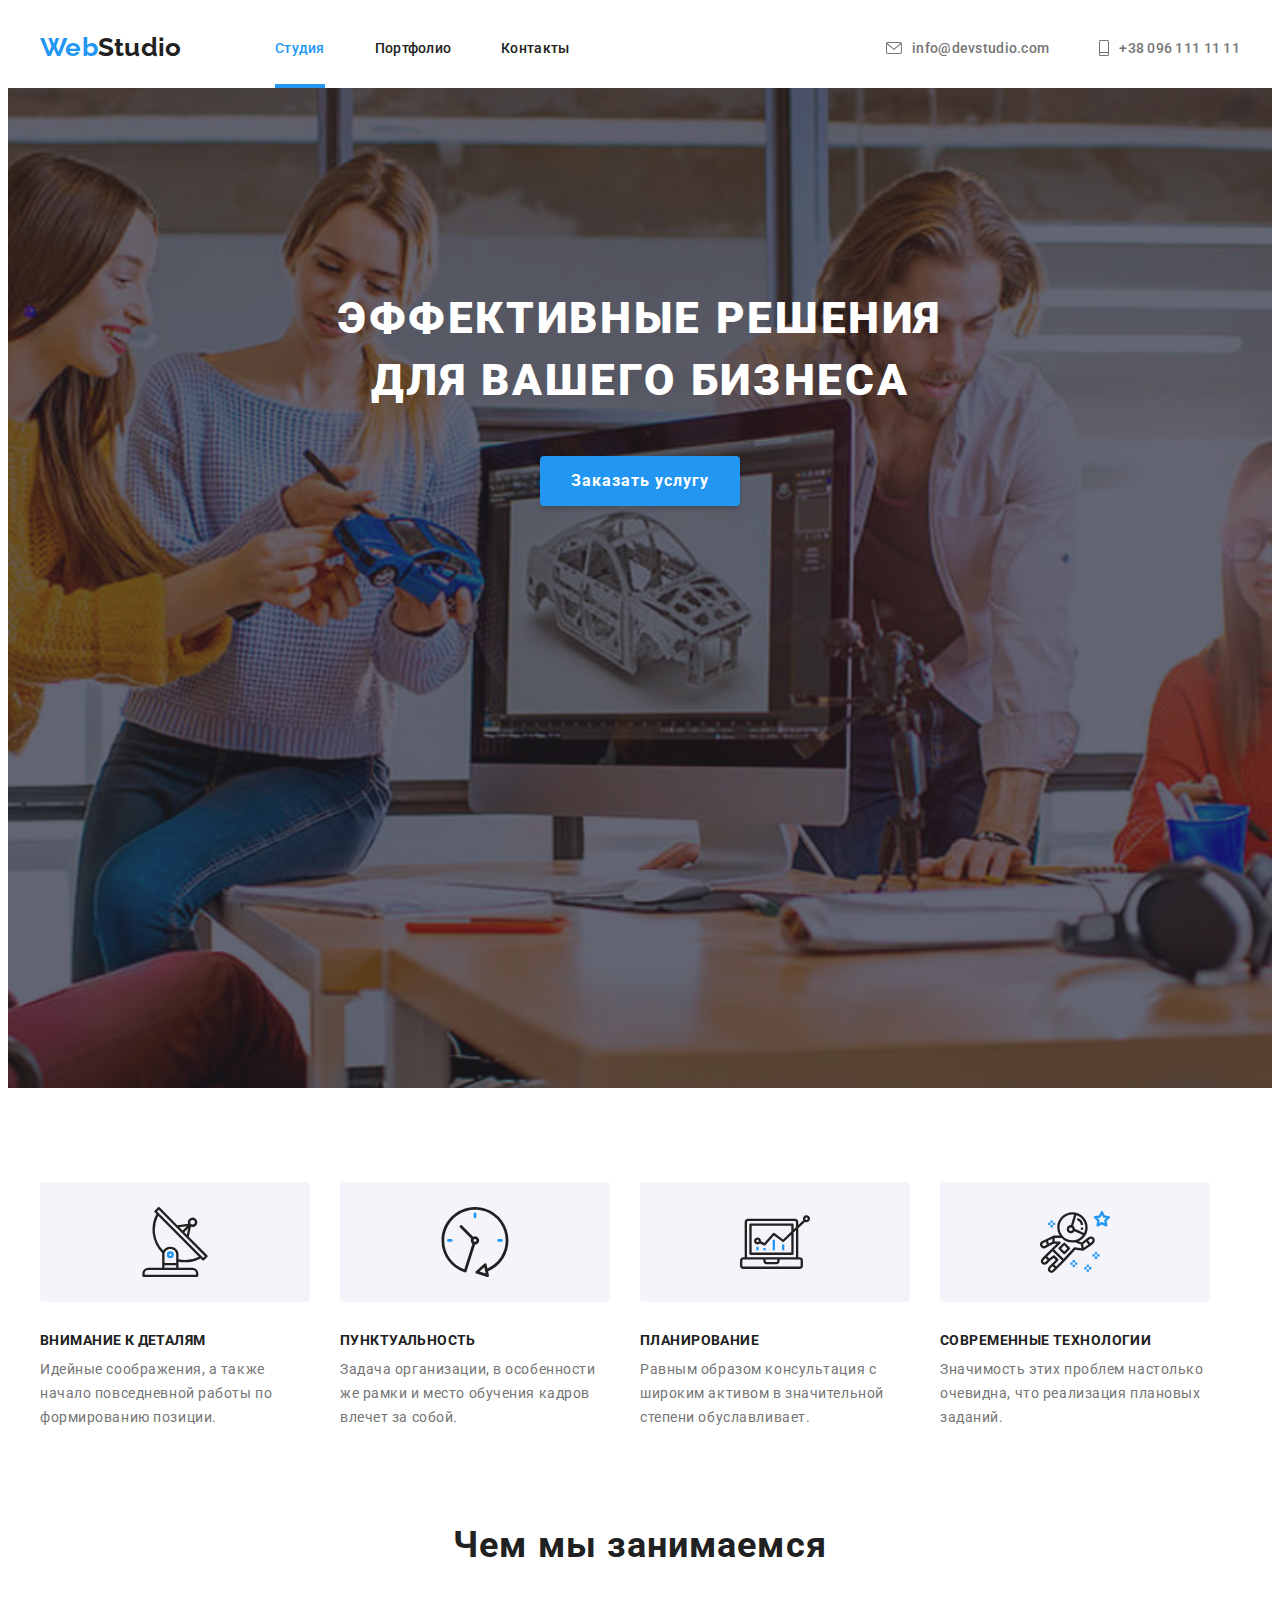
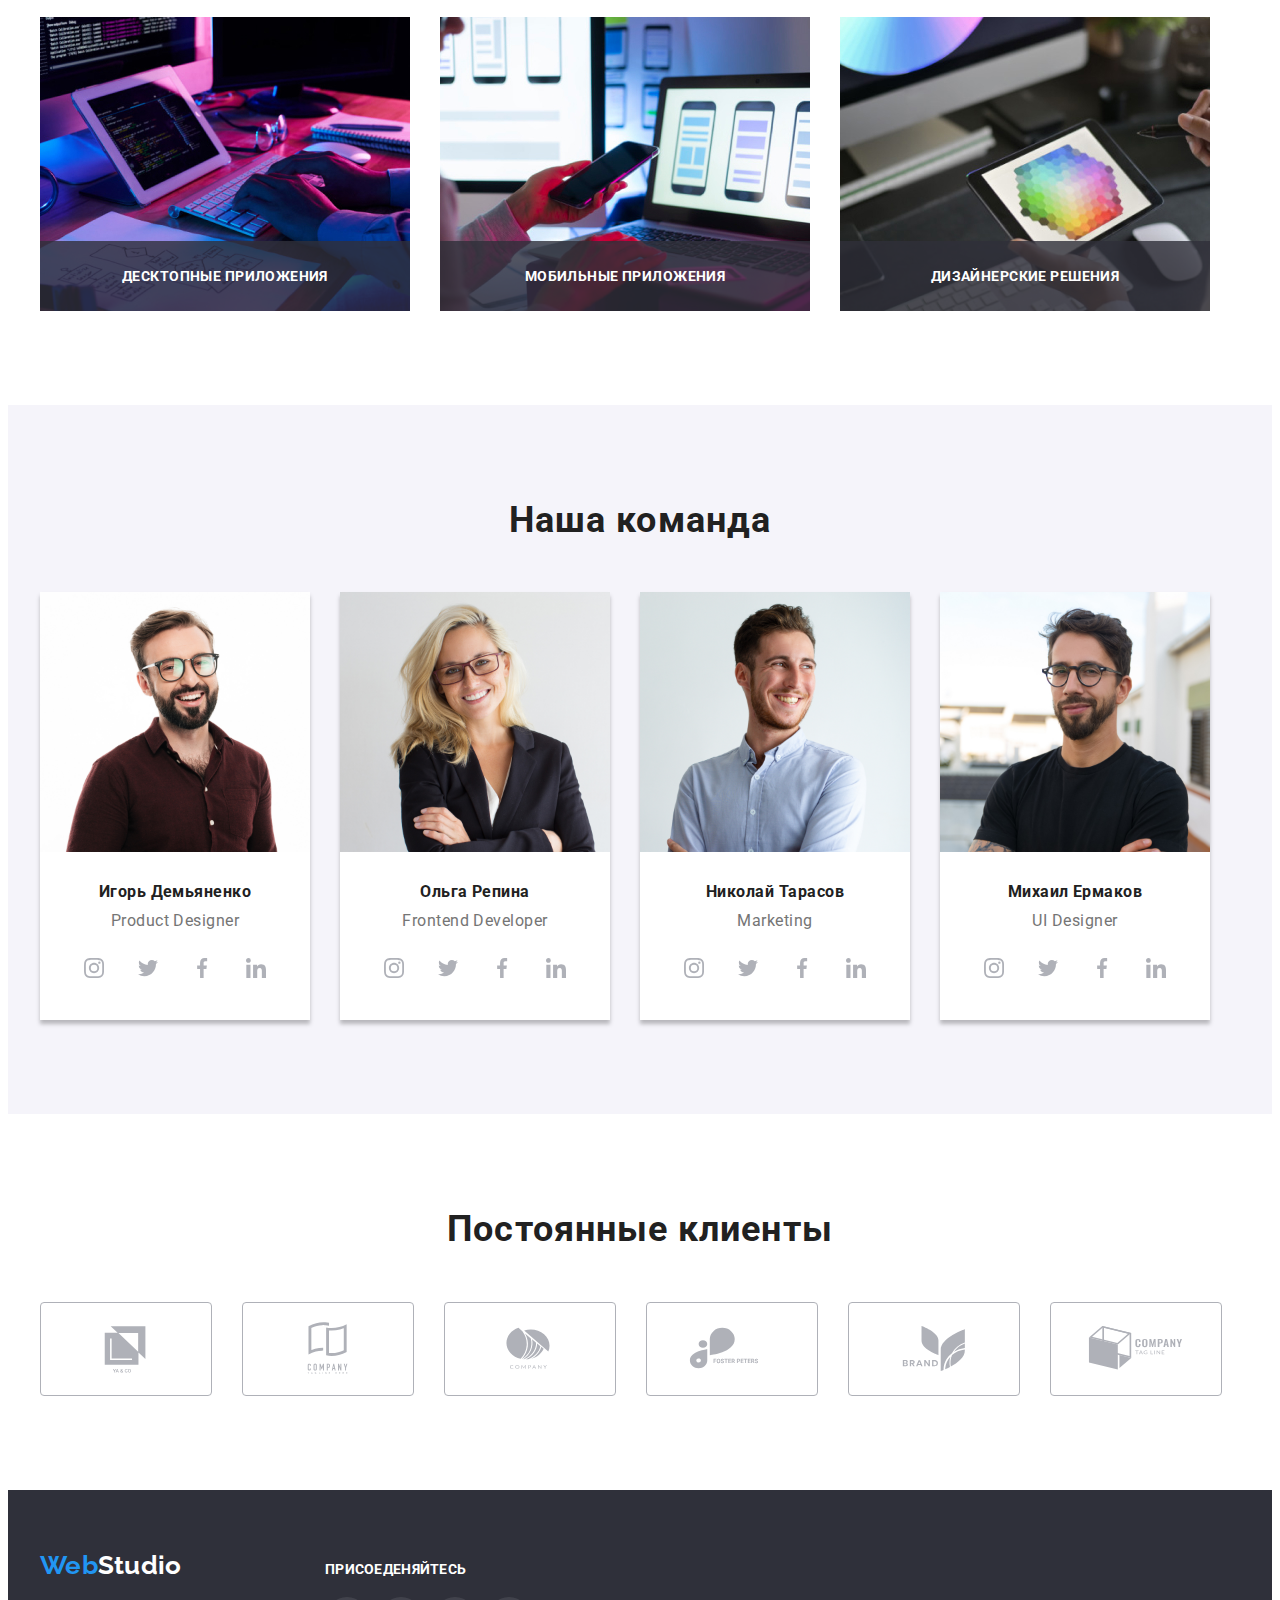
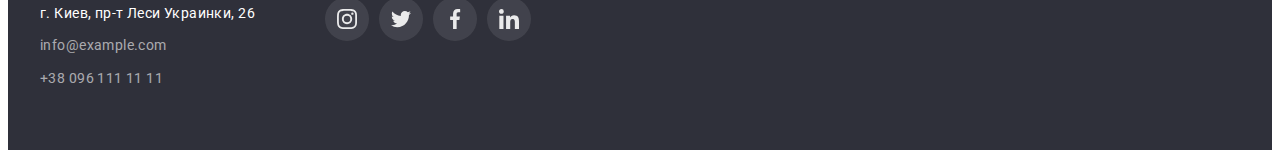
<file: index.html>
<!DOCTYPE html>
<html lang="ru">
  <head>
    <meta charset="UTF-8">
    <meta http-equiv="X-UA-Compatible" content="IE=edge">
    <meta name="viewport" content="width=device-width, initial-scale=1.0">
    <title>Document</title>

                    <!-- Project fonts -->

    <link rel="preconnect" href="https://fonts.googleapis.com">
    <link href="https://fonts.googleapis.com/css2?family=Raleway:wght@700&family=Roboto:wght@400;500;700;900&display=swap" rel="stylesheet">
    <link rel="preconnect" href="https://fonts.gstatic.com" crossorigin>
   
                    <!-- Сustom styles -->

    <link rel="stylesheet" href="./css/styles.css">
    <link rel="stylesheet" href="https://cdnjs.cloudflare.com/ajax/libs/modern-normalize/1.1.0/modern-normalize.min.css" integrity="sha512-wpPYUAdjBVSE4KJnH1VR1HeZfpl1ub8YT/NKx4PuQ5NmX2tKuGu6U/JRp5y+Y8XG2tV+wKQpNHVUX03MfMFn9Q==" crossorigin="anonymous" referrerpolicy="no-referrer" />

  </head>
                    <!-- Шапка -->
    <body>
      
      <header>
         <div class="container header-container">
          <a class="logo link" lang="en" href="/">Web<span class="logo-header">Studio</span></a>
            <nav class="navigation">                   
              <ul class="navigation-list list">
                <li class="navigation-item">
                  <a href="./index.html" class="active-navigation-link link">Студия</a></li>
                <li class="navigation-item">
                  <a href="./portfolio.html" class="navigation-link link">Портфолио</a></li>
                <li class="navigation-item">
                  <a href="#" class="navigation-link link">Контакты</a></li>
              </ul>
            </nav>
          
              <ul class="header-contacts list">              
                <li class="header-contacts-list">
                   <a class="header-mail" href="mailto:info@devstudio.com"><svg class="header-icon" width="16" height="12"><use href="./images/sprite.svg#envelope"></use></svg>info@devstudio.com</a>
                </li>                 
                <li class="header-contacts-list">
                  <a class="header-mail" href="tel:+380961111111"><svg class="header-icon" width="10" height="16"><use href="./images/sprite.svg#smartphone"></use></svg>+38 096 111 11 11</a>
                </li>
              </ul>         
         </div>
      </header>
        
        <main>        
          <section class="hero-section">            
              <div class="container">
                <h1 class="hero-slogan">Эффективные решения для вашего бизнеса</h1>
                <button class="order-btn" type="button" data-modal-open>Заказать услугу</button>
                <div class="backdrop is-hidden" data-modal>
                  <div class="modal-wrapper">
                    <button class="modal-btn" data-modal-close><svg class="modal-btn-icon"  width="11" height="11"> <use href="./images/sprite.svg#icon-modal-btn"></use></svg></button>
                  <form class="modal-form"></form>
                  </div>
                </div>
              </div>           
          </section>
        
                     <!-- Особенности -->

          <section class="features-section section">
            <div class="container">
              <h2 hidden>Особенности</h2>
              <ul class="features-list list">
                <li class="features-container">
                  <div class="features-division"><svg width="70" height="70">
                    <use href="./images/sprite.svg#antenna"></use>
                  </svg></div>
                  <h3 class="features-subtitle" >Внимание к деталям</h3>
                  <p class="features-page-text">Идейные соображения, а также начало повседневной работы по формированию позиции.</p>
                </li>

                <li class="features-container">
                  <div class="features-division"><svg width="70" height="70">
                    <use href="./images/sprite.svg#clock"></use>
                  </svg></div>
                  <h3 class="features-subtitle" >Пунктуальность</h3>
                  <p class="features-page-text">Задача организации, в особенности же рамки и место обучения кадров влечет за собой.</p> 
                </li>

                <li class="features-container">
                  <div class="features-division"><svg width="70" height="70">
                    <use href="./images/sprite.svg#diagram"></use>
                  </svg></div>
                  <h3 class="features-subtitle" >Планирование</h3>
                  <p class="features-page-text">Равным образом консультация с широким активом в значительной степени обуславливает.</p>
                </li>

                <li class="features-container">
                  <div class="features-division"><svg width="70" height="70">
                    <use href="./images/sprite.svg#astronaut"></use>
                  </svg></div>
                  <h3 class="features-subtitle" >Современные технологии</h3>
                  <p class="features-page-text">Значимость этих проблем настолько очевидна, что реализация плановых заданий.</p>
                </li>
              </ul>
            </div>
          </section> 
                    
                    <!-- Чем мы занимаемся -->

          <section class="what-we-do-section">
            <div class="container">
              <h2 class="section-title">Чем мы занимаемся</h2>
              <ul class="what-we-do-list list">
                <li class="what-we-do-container" >                
                    <img src="./images/first.jpg" alt="Разработка десктопных приложений" width="370" height="294">
                    <div class="what-we-do-describtion"> 
                      <p class="what-we-do-text">ДЕСКТОПНЫЕ ПРИЛОЖЕНИЯ</p>
                    </div>
                </li>

                <li class="what-we-do-container">
                  <img src="./images/second.jpg" alt="Разработка мобильных приложений" width="370" height="294">
                  <div class="what-we-do-describtion"> 
                    <p class="what-we-do-text">МОБИЛЬНЫЕ ПРИЛОЖЕНИЯ</p>
                  </div>
                </li>

                <li class="what-we-do-container">
                  <img src="./images/third.jpg" alt="Создание дизайна приложений" width="370" height="294">
                  <div class="what-we-do-describtion"> 
                    <p class="what-we-do-text">ДИЗАЙНЕРСКИЕ РЕШЕНИЯ</p>
                  </div>
                </li>
              </ul>
            </div>
          </section>

                    <!-- Наша команда -->

          <section class="our-team-section section">
            <div class="container">
              <h2 class="section-title">Наша команда</h2>                
                <ul class="our-team-list list">

                  <li class="teammate">                     
                    <img class="team-division" src="./images/fourth.jpg" alt="Дизайнер" width="270" height="260">  
                    <div class="teammate-section">
                      <h3 class="our-team-name">Игорь Демьяненко</h3>
                      <p class="our-team-position" lang="en">Product Designer</p>
                      <ul class="socials-list">
                        <li class="socials-item">
                          <a class="socials-link" href="" target="_blank" rel="noopener noreferrer" aria-label="иконка instagram"><svg class="socials-icon" width="20" height="20"><use href="./images/sprite.svg#instagram"></use></svg></a>
                        </li>
                        <li class="socials-item">
                          <a class="socials-link" href="" target="_blank" rel="noopener noreferrer" aria-label="иконка twitter"><svg class="socials-icon" width="20" height="20"><use href="./images/sprite.svg#twitter"></use></svg></a>
                        </li>
                        <li class="socials-item">
                          <a class="socials-link" href="" target="_blank" rel="noopener noreferrer" aria-label="иконка facebook"><svg class="socials-icon" width="20" height="20"><use href="./images/sprite.svg#facebook"></use></svg></a>
                        </li>
                        <li class="socials-item">
                          <a class="socials-link" href="" target="_blank" rel="noopener noreferrer" aria-label="иконка linkedin"><svg class="socials-icon" width="20" height="20"><use href="./images/sprite.svg#linkedin"></use></svg></a>
                        </li>
                      </ul>
                    </div>
                  </li>

                  <li class="teammate">          
                    <img class="team-division" src="./images/fifth.jpg" alt="Разработчик" width="270" height="260">
                    <div class="teammate-section">
                      <h3 class="our-team-name">Ольга Репина</h3>
                      <p class="our-team-position" lang="en">Frontend Developer</p>
                      <ul class="socials-list">
                        <li class="socials-item">
                          <a class="socials-link" href="" target="_blank" rel="noopener noreferrer" aria-label="иконка instagram"><svg class="socials-icon" width="20" height="20"><use href="./images/sprite.svg#instagram"></use></svg></a>
                        </li>
                        <li class="socials-item">
                          <a class="socials-link" href="" target="_blank" rel="noopener noreferrer" aria-label="иконка twitter"><svg class="socials-icon" width="20" height="20"><use href="./images/sprite.svg#twitter"></use></svg></a>
                        </li>
                        <li class="socials-item">
                          <a class="socials-link" href="" target="_blank" rel="noopener noreferrer" aria-label="иконка facebook"><svg class="socials-icon" width="20" height="20"><use href="./images/sprite.svg#facebook"></use></svg></a>
                        </li>
                        <li class="socials-item">
                          <a class="socials-link" href="" target="_blank" rel="noopener noreferrer" aria-label="иконка linkedin"><svg class="socials-icon" width="20" height="20"><use href="./images/sprite.svg#linkedin"></use></svg></a>
                        </li>
                      </ul>
                    </div>                     
                  </li>

                  <li class="teammate">        
                    <img class="team-division" src="./images/sixth.jpg" alt="Маркетолог" width="270" height="260"> 
                    <div class="teammate-section">
                      <h3 class="our-team-name">Николай Тарасов</h3>
                      <p class="our-team-position" lang="en">Marketing</p>
                      <ul class="socials-list">
                        <li class="socials-item">
                          <a class="socials-link" href="" target="_blank" rel="noopener noreferrer" aria-label="иконка instagram"><svg class="socials-icon" width="20" height="20"><use href="./images/sprite.svg#instagram"></use></svg></a>
                        </li>
                        <li class="socials-item">
                          <a class="socials-link" href="" target="_blank" rel="noopener noreferrer" aria-label="иконка twitter"><svg class="socials-icon" width="20" height="20"><use href="./images/sprite.svg#twitter"></use></svg></a>
                        </li>
                        <li class="socials-item">
                          <a class="socials-link" href="" target="_blank" rel="noopener noreferrer" aria-label="иконка facebook"><svg class="socials-icon" width="20" height="20"><use href="./images/sprite.svg#facebook"></use></svg></a>
                        </li>
                        <li class="socials-item">
                          <a class="socials-link" href="" target="_blank" rel="noopener noreferrer" aria-label="иконка linkedin"><svg class="socials-icon" width="20" height="20"><use href="./images/sprite.svg#linkedin"></use></svg></a>
                        </li>
                      </ul>                   
                  </div>                      
                  </li>

                  <li class="teammate">                 
                    <img class="team-division" src="./images/seventh.jpg" alt="Дизайнер UI" width="270" height="260">                        
                      <div class="teammate-section">
                        <h3 class="our-team-name">Михаил Ермаков</h3>
                        <p class="our-team-position" lang="en">UI Designer</p>
                        <ul class="socials-list">
                          <li class="socials-item">
                            <a class="socials-link" href="" target="_blank" rel="noopener noreferrer" aria-label="иконка instagram"><svg class="socials-icon" width="20" height="20"><use href="./images/sprite.svg#instagram"></use></svg></a>
                          </li>
                          <li class="socials-item">
                            <a class="socials-link" href="" target="_blank" rel="noopener noreferrer" aria-label="иконка twitter"><svg class="socials-icon" width="20" height="20"><use href="./images/sprite.svg#twitter"></use></svg></a>
                          </li>
                          <li class="socials-item">
                            <a class="socials-link" href="" target="_blank" rel="noopener noreferrer" aria-label="иконка facebook"><svg class="socials-icon" width="20" height="20"><use href="./images/sprite.svg#facebook"></use></svg></a>
                          </li>
                          <li class="socials-item">
                            <a class="socials-link" href="" target="_blank" rel="noopener noreferrer" aria-label="иконка linkedin"><svg class="socials-icon" width="20" height="20"><use href="./images/sprite.svg#linkedin"></use></svg></a>
                          </li>
                        </ul>                  
                      </div>                     
                  </li>                
                </ul>
            </div>
          </section>

          <section class="regular-customers-section section">
            <div class="container">
              <h2 class="section-title">Постоянные клиенты</h2>
                <ul class="customers-list list">
                  <li class="customer">
                      <a class="customer-link"  href="/" target="_blank" rel="noopener noreferrer" aria-label="иконка Company"> <svg width="106" height="60"><use href="./images/sprite.svg#first-logo"></use></svg> </a>
                  </li>
                  <li class="customer">
                      <a class="customer-link "  href="/" target="_blank" rel="noopener noreferrer" aria-label="иконка Company"><svg width="106" height="60"><use href="./images/sprite.svg#second-logo"></use></svg></a>
                  </li>
                  <li class="customer">
                      <a class="customer-link"  href="/" target="_blank" rel="noopener noreferrer" aria-label="иконка Company"><svg width="106" height="60"><use href="./images/sprite.svg#third-logo"></use></svg></a>
                  </li>
                  <li class="customer">
                      <a class="customer-link"  href="/" target="_blank" rel="noopener noreferrer" aria-label="иконка Company"><svg width="106" height="60"><use href="./images/sprite.svg#fourth-logo"></use></svg></a>
                  </li>
                  <li class="customer">
                      <a class="customer-link"  href="/" target="_blank" rel="noopener noreferrer" aria-label="иконка Company"> <svg width="106" height="60"><use href="./images/sprite.svg#fifth-logo"></use></svg> </a>
                  </li>
                  <li class="customer">
                      <a class="customer-link"  href="/" target="_blank" rel="noopener noreferrer" aria-label="иконка Company"> <svg width="106" height="60"><use href="./images/sprite.svg#sixth-logo"></use></svg> </a>
                  </li>                  
                </ul>
            </div>
          </section>
      </main>

                    <!-- Подвал -->

      <footer class="footer">
        <div class="container">
          <div class="footer-info-container">
            <div class="footer-adress">
              <a class="footer-logo link" lang="en" href="/">Web<span class="logo-footer">Studio</span></a>
                <address>
                  <ul class="footer-list">
                    <li class="adress">г. Киев, пр-т Леси Украинки, 26</li>
                    <li class="adress-list"><a class="footer-link link" href="mailto:info@example.com">info@example.com</a></li>
                    <li class="adress-list"><a class="footer-link link" href="tel:+380961111111">+38 096 111 11 11</a></li>
                  </ul>  
                </address>
            </div>       
        
        
            <div class="footer-invitation">
              <p class="invitation-row">ПРИСОЕДЕНЯЙТЕСЬ</p>
              <ul class="footer-socials">
                <li class="footer-socials-item">
                  <a class="footer-socials-link" href="" target="_blank" rel="noopener noreferrer" aria-label="иконка instagram"><svg class="footer-socials-icon" width="20" height="20"><use href="./images/sprite.svg#instagram"></use></svg></a>
                </li>
               <li class="footer-socials-item">
                  <a class="footer-socials-link" href="" target="_blank" rel="noopener noreferrer" aria-label="иконка twitter"><svg class="footer-socials-icon" width="20" height="20"><use href="./images/sprite.svg#twitter"></use></svg></a>
                </li>
                <li class="footer-socials-item">
                  <a class="footer-socials-link" href="" target="_blank" rel="noopener noreferrer" aria-label="иконка facebook"><svg class="footer-socials-icon" width="20" height="20"><use href="./images/sprite.svg#facebook"></use></svg></a>
                 </li>
               <li class="footer-socials-item">
                  <a class="footer-socials-link" href="" target="_blank" rel="noopener noreferrer" aria-label="иконка linkedin"><svg class="footer-socials-icon" width="20" height="20"><use href="./images/sprite.svg#linkedin"></use></svg></a>
                </li>        
              </ul>
            </div>
          </div>
      </div>
      </footer>  
      
      <script src="./js/modal.js"></script>
    </body>
</html>
</file>
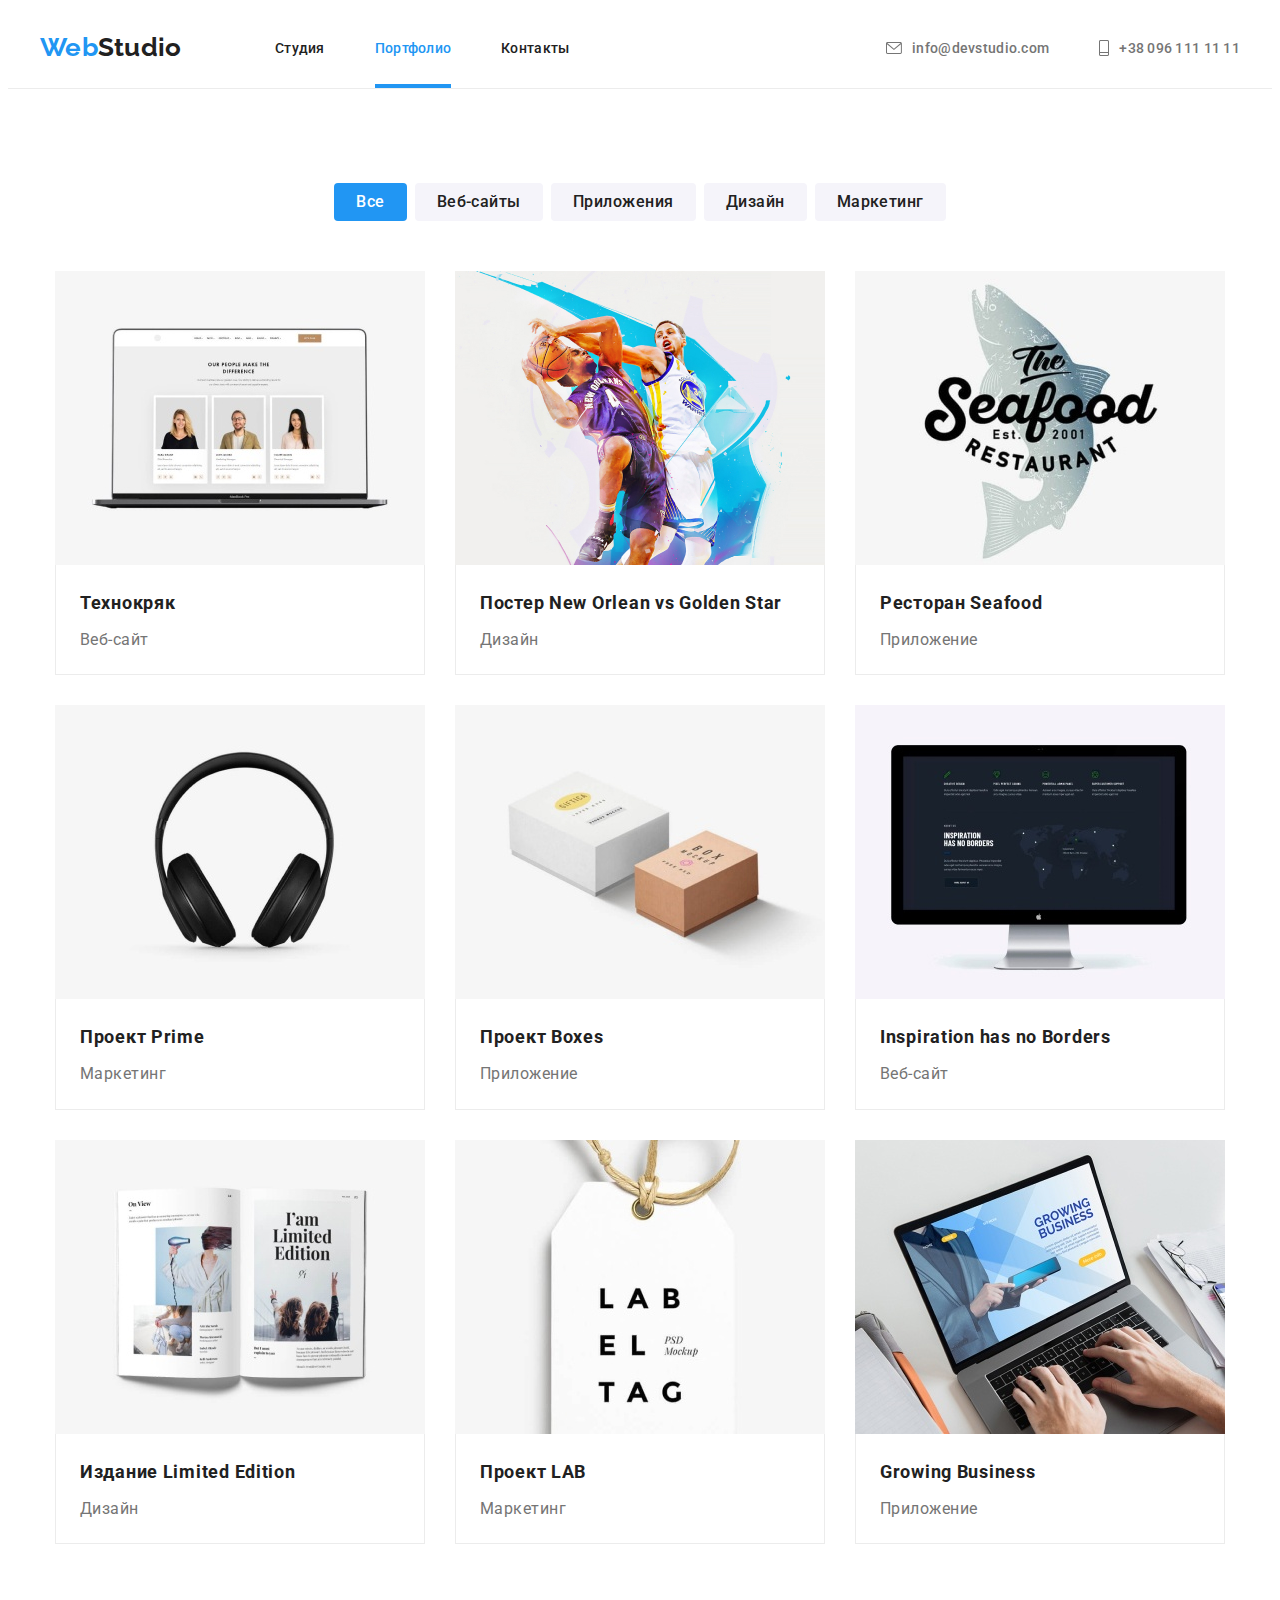
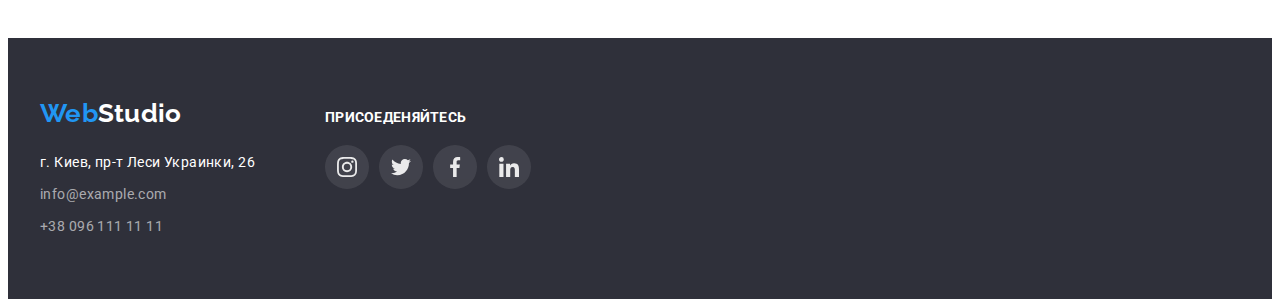
<file: portfolio.html>
<!DOCTYPE html>
<html lang="ru">
  <head>
    <meta charset="UTF-8">
    <meta http-equiv="X-UA-Compatible" content="IE=edge">
    <meta name="viewport" content="width=device-width, initial-scale=1.0">
    <title>Document</title>

    <!-- Project fonts -->
    <link rel="preconnect" href="https://fonts.googleapis.com">
    <link href="https://fonts.googleapis.com/css2?family=Raleway:wght@700&family=Roboto:wght@400;500;700;900&display=swap" rel="stylesheet">
    <link rel="preconnect" href="https://fonts.gstatic.com" crossorigin>
   
    <!-- Сustom styles -->
    <link rel="stylesheet" href="./css/styles.css">
    <link rel="stylesheet" href="https://cdnjs.cloudflare.com/ajax/libs/modern-normalize/1.1.0/modern-normalize.min.css" integrity="sha512-wpPYUAdjBVSE4KJnH1VR1HeZfpl1ub8YT/NKx4PuQ5NmX2tKuGu6U/JRp5y+Y8XG2tV+wKQpNHVUX03MfMFn9Q==" crossorigin="anonymous" referrerpolicy="no-referrer"/> 
    
  </head>
    
 <!-- Шапка -->
    <body>
      <header class="header">
        <div class="container header-container">
          <a class="logo link" lang="en" href="/">Web<span class="logo-header">Studio</span></a>
            <nav class="navigation">                     
              <ul class="navigation-list list">
                <li class="navigation-item">
                  <a href="./index.html" class="navigation-link link">Студия</a></li>
                <li class="navigation-item">
                  <a href="./portfolio.html" class="active-navigation-link link">Портфолио</a></li>
                <li class="navigation-item">
                  <a href="#" class="navigation-link link">Контакты</a></li>
              </ul>
            </nav>
  
            <ul class="header-contacts list">
                
              <li class="header-contacts-list">                            
                 <a class="header-mail" href="mailto:info@devstudio.com"><svg class="header-icon" width="16" height="12"><use href="./images/sprite.svg#envelope"></use></svg>info@devstudio.com</a>             
                </li>
                
              <li class="header-contacts-list">
                <a class="header-mail" href="tel:+380961111111"><svg class="header-icon" width="10" height="16"><use href="./images/sprite.svg#smartphone"></use></svg>+38 096 111 11 11</a>
              </li>
            </ul> 
        </div> 
      </header>

<!-- Портфолио -->

        <main>
          <section class="portfolio-section">
            <div class="portfolio-container">
              <h1 hidden>Наши работы</h1>
              <ul class="filter-btn-list list">
                <li class="filter-btn-container"><button type="button" class="sum-filter-btn">Все</button></li>
                <li class="filter-btn-container"><button type="button" class="filter-btn">Веб-сайты</button></li>
                <li class="filter-btn-container"><button type="button" class="filter-btn">Приложения</button></li>
                <li class="filter-btn-container"><button type="button" class="filter-btn">Дизайн</button></li>  
                <li class="filter-btn-container"><button type="button" class="filter-btn">Маркетинг</button></li>
              </ul>

               <ul class="our-work list"> 
                <li class="our-work-item">                        
                  <a class="our-work-img" href="#">
                    <div class="our-work-overlay">
                      <img src="./images/eighth.jpg" alt="Технокряк" width="370" height="294">
                      <div class="card-overlay-description">                     
                        <p>Ресурс предлагает комплексные предложения с разным уровнем функционала и сервисов. Все это позволит посетителю получить исчерпывающие сведения о компании или частном лице.</p>
                      </div>
                    </div>

                    <div class="our-work-card">
                      <h2 class="our-work-customer">Технокряк</h2>
                      <p class="our-work-description">Веб-сайт</p>
                    </div>                
                  </a>                
                </li>

                <li class="our-work-item">
                  <a class="our-work-img" href="#">
                    <div class="our-work-overlay">
                      <img src="./images/ninth.jpg" alt="Постер New Orlean vs Golden Star" width="370" height="294">
                      <div class="card-overlay-description">                    
                        <p>Ресурс предлагает комплексные предложения с разным уровнем функционала и сервисов. Все это позволит посетителю получить исчерпывающие сведения о компании или частном лице.</p>
                      </div>
                    </div>

                    <div class="our-work-card">
                      <h2 class="our-work-customer">Постер <span lang="en">New Orlean vs Golden Star</span></h2>
                      <p class="our-work-description">Дизайн</p>              
                    </div>
                  </a>
                </li>

                <li class="our-work-item">
                  <a class="our-work-img" href="#">
                    <div class="our-work-overlay">
                      <img src="./images/tenth.jpg" alt="Ресторан Seafood" width="370" height="294">
                      <div class="card-overlay-description">                   
                        <p>Ресурс предлагает комплексные предложения с разным уровнем функционала и сервисов. Все это позволит посетителю получить исчерпывающие сведения о компании или частном лице.</p>
                      </div>
                    </div>  

                    <div class="our-work-card">
                      <h2 class="our-work-customer">Ресторан <span lang="en">Seafood</span></h2>
                      <p class="our-work-description">Приложение</p>
                    </div>
                  </a>
                </li>

                <li class="our-work-item">
                  <a class="our-work-img" href="#">
                    <div class="our-work-overlay">
                      <img src="./images/eleventh.jpg" alt="Проект Prime" width="370" height="294">
                      <div class="card-overlay-description">                    
                        <p>Ресурс предлагает комплексные предложения с разным уровнем функционала и сервисов. Все это позволит посетителю получить исчерпывающие сведения о компании или частном лице.</p>
                      </div>
                    </div>  

                    <div class="our-work-card">
                      <h2 class="our-work-customer">Проект <span lang="en">Prime</span></h2>
                      <p class="our-work-description">Маркетинг</p>
                    </div>
                  </a>
                </li>

                <li class="our-work-item">
                  <a class="our-work-img" href="#">
                    <div class="our-work-overlay">
                      <img src="./images/twelfth.jpg" alt="Проект Boxes" width="370" height="294">
                      <div class="card-overlay-description">                   
                        <p>Ресурс предлагает комплексные предложения с разным уровнем функционала и сервисов. Все это позволит посетителю получить исчерпывающие сведения о компании или частном лице.</p>
                      </div>
                    </div>

                    <div class="our-work-card">
                      <h2 class="our-work-customer">Проект <span lang="en">Boxes</span></h2>
                      <p class="our-work-description">Приложение</p>
                    </div>
                  </a>
                </li>

                <li class="our-work-item">
                  <a class="our-work-img" href="#">
                    <div class="our-work-overlay">
                      <img src="./images/thirteenth.jpg" alt="Inspiration has no Borders" width="370" height="294">
                      <div class="card-overlay-description">                  
                        <p>Ресурс предлагает комплексные предложения с разным уровнем функционала и сервисов. Все это позволит посетителю получить исчерпывающие сведения о компании или частном лице.</p>
                      </div>
                    </div>  

                    <div class="our-work-card">
                      <h2 class="our-work-customer" lang="en">Inspiration has no Borders</h2>
                      <p class="our-work-description">Веб-сайт</p>
                    </div>
                  </a>
                </li>

                <li class="our-work-item">
                  <a class="our-work-img" href="#">
                    <div class="our-work-overlay">
                      <img src="./images/fourteenth.jpg" alt="Издание Limited Edition" width="370" height="294">   
                      <div class="card-overlay-description">                 
                        <p>Ресурс предлагает комплексные предложения с разным уровнем функционала и сервисов. Все это позволит посетителю получить исчерпывающие сведения о компании или частном лице.</p>
                      </div>
                    </div>  

                    <div class="our-work-card">
                      <h2 class="our-work-customer">Издание <span lang="en">Limited Edition</span></h2>
                      <p class="our-work-description">Дизайн</p>
                    </div>
                  </a>
                </li>

                <li class="our-work-item">
                  <a class="our-work-img" href="#">
                    <div class="our-work-overlay">
                      <img src="./images/fifteenth.jpg" alt="Проект LAB" width="370" height="294"> 
                      <div class="card-overlay-description">                   
                        <p>Ресурс предлагает комплексные предложения с разным уровнем функционала и сервисов. Все это позволит посетителю получить исчерпывающие сведения о компании или частном лице.</p>
                      </div>
                    </div>

                    <div class="our-work-card">
                      <h2 class="our-work-customer">Проект <span lang="en">LAB</span></h2>
                      <p class="our-work-description">Маркетинг</p>
                    </div>
                  </a>
                </li>

                <li class="our-work-item">                 
                  <a class="our-work-img" href="#">
                    <div class="our-work-overlay">
                      <img src="./images/sixteenth.jpg" alt="Growing Business" width="370" height="294">
                      <div class="card-overlay-description">                    
                        <p>Ресурс предлагает комплексные предложения с разным уровнем функционала и сервисов. Все это позволит посетителю получить исчерпывающие сведения о компании или частном лице.</p>
                      </div>
                    </div>

                    <div class="our-work-card">
                      <h2 class="our-work-customer" lang="en">Growing Business</h2>
                      <p class="our-work-description">Приложение</p>
                   </div>
                  </a>
                </li>
              </ul>  
            </div>      
          </section>

        </main>

<!-- Подвал -->
<footer class="footer">
  <div class="container">
    <div class="footer-info-container">
      <div class="footer-adress">
        <a class="footer-logo link" lang="en" href="/">Web<span class="logo-footer">Studio</span></a>
          <address>
            <ul class="footer-list">
              <li class="adress">г. Киев, пр-т Леси Украинки, 26</li>
              <li class="adress-list"><a class="footer-link link" href="mailto:info@example.com">info@example.com</a></li>
              <li class="adress-list"><a class="footer-link link" href="tel:+380961111111">+38 096 111 11 11</a></li>
            </ul>  
          </address>
      </div>       
  
  
      <div class="footer-invitation">
        <p class="invitation-row">ПРИСОЕДЕНЯЙТЕСЬ</p>
        <ul class="footer-socials">
          <li class="footer-socials-item">
            <a class="footer-socials-link" href="" target="_blank" rel="noopener noreferrer" aria-label="иконка instagram"><svg class="footer-socials-icon" width="20" height="20"><use href="./images/sprite.svg#instagram"></use></svg></a>
          </li>
         <li class="footer-socials-item">
            <a class="footer-socials-link" href="" target="_blank" rel="noopener noreferrer" aria-label="иконка instagram"><svg class="footer-socials-icon" width="20" height="20"><use href="./images/sprite.svg#twitter"></use></svg></a>
          </li>
          <li class="footer-socials-item">
            <a class="footer-socials-link" href="" target="_blank" rel="noopener noreferrer" aria-label="иконка instagram"><svg class="footer-socials-icon" width="20" height="20"><use href="./images/sprite.svg#facebook"></use></svg></a>
           </li>
         <li class="footer-socials-item">
            <a class="footer-socials-link" href="" target="_blank" rel="noopener noreferrer" aria-label="иконка instagram"><svg class="footer-socials-icon" width="20" height="20"><use href="./images/sprite.svg#linkedin"></use></svg></a>
          </li>        
        </ul>
      </div>
    </div>
</div>
</footer>  
    </body>
</html>
</file>
<file: css/styles.css>
:root{
  --primary-text-color: #757575;
  --background-color: #FFFFFF;
  --header-logo-color: #000000;
  --title-text-color: #212121;
  --hero-footer-background-color: #2F303A;
  --accent-color: #2196F3;
  --team-n-buttons-color: #F5F4FA;
  --footer-links-color: rgba(255, 255, 255, 0.6);
  --border-color: #ECECEC;
  --footer-links-color:rgba(255, 255, 255, 0.6);
  --icon-color:#AFB1B8;
  --footer-socials-color:rgba(255, 255, 255, 0.1); 
}

body{
  font-family: 'Roboto', 'Sans-Serif';
  font-size: 14px;
  letter-spacing: 0.02em;
    
  color: var(--primary-text-color);
  background-color: var(--background-color);
}

h1,h2,h3,h4,h5,h6,p{
  margin: 0;
}

/* Утилиты */

.list{
  list-style: none;
  margin: 0;
  padding: 0;
}

.link{
  text-decoration: none;
}

.section{
  padding-top: 94px;
  padding-bottom: 94px;
}

.container{
  width: 1200px;

  padding-left: 15px;
  padding-right: 15px;
  
  margin-left: auto;
  margin-right: auto; 
  /* outline: 2px solid tomato; */
}

.portfolio-container{
  width: 1200px;
   
  margin-left: auto;
  margin-right: auto;
  /* outline: 2px solid tomato; */  
}

  /* Header section */

.header{
  border-bottom: var(--border-color) solid 1px;
}

.header-container{
  display: flex;
  align-items: center;

  margin-top: 0;
}

.logo{
  font-family: 'Raleway', 'Sans-Serif';
  font-weight: 700;
  font-size: 26px;
  line-height: 1.2;
  
  margin-right: 90px;
  padding-top: 24px;
  padding-bottom: 24px;

  width: 145px;

  display: block;
  color: var(--accent-color);
  /* outline: 2px solid tomato; */
}

.logo-header{
  color: var(--title-text-color);
}

.navigation-list{
  font-weight: 500;
  font-size: 14px;
  line-height: 1.15;
  letter-spacing: 0.02em;
  
  align-items: center;
  display: flex;
  /* outline: 2px solid tomato; */  
}

.navigation-item{
  margin-right: 50px;
}

.navigation-item:last-child{
  margin-right: 0;
}

.navigation-link{
  text-decoration: none;
  display: block;
  padding-top: 32px;
  padding-bottom: 32px;

  transition-property: color;
  transition-duration: 250ms;
  transition-timing-function: cubic-bezier(0.4, 0, 0.2, 1);

  color: var(--title-text-color);
  /* outline: 2px solid tomato; */
}

.active-navigation-link{
  position: relative;
  display: block;
  padding-top: 32px;
  padding-bottom: 32px;
  
  color: var(--accent-color);
  /* outline: 2px solid tomato; */  
}

.active-navigation-link::after{
  content: "";
  display: block;
  width: 100%;
  height: 4px;
  background-color: var(--accent-color);

  position: absolute;
  bottom: 0;
  left: 0;

} 

.header-contacts{
  font-weight: 500;
  font-size: 14px;
  line-height: 1.15;
  letter-spacing: 0.02em;

  margin-left: auto;

  align-items: center;
  display: flex;
  /* outline: 2px solid tomato; */
}

.header-mail{
  text-decoration: none;
  padding-top: 32px;
  padding-bottom: 32px;
 
  display: flex;
  align-items: center;
  
  transition-property: color;
  transition-duration: 250ms;
  transition-timing-function: cubic-bezier(0.4, 0, 0.2, 1);

  color: var(--primary-text-color); 
  /* outline: 2px solid tomato; */
}

.header-icon{
  margin-right: 10px; 

  transition-property: color;
  transition-duration: 250ms;
  transition-timing-function: cubic-bezier(0.4, 0, 0.2, 1);

  fill: currentColor;
}

.header-contacts-list{
  text-decoration: none;
  margin-right: 50px;

  display: flex;
  align-items: center;

  color: var(--primary-text-color);
  /* outline: 2px solid tomato;  */
}

.header-contacts-list:last-child{
  margin-right: 0;
}
.header-icon:hover,
.header-icon:focus{
fill: var(--accent-color);
}

.header-mail:hover,
.header-mail:focus{
  color:var(--accent-color);
}

 /* Hero section */

.hero-section{
 
  font-family: 'Roboto';
  font-style: normal;
  font-weight: 900;
  font-size: 44px;
  line-height: 60px;
  letter-spacing: 0.06em;
  text-align: center;

  max-width: 1600px;
  min-height: 600px;

  margin-left: auto;
  margin-right: auto;

  padding-top: 200px;
  padding-bottom: 200px;
  
  background-color: var(--hero-footer-background-color);

  background-image: linear-gradient(to right,
  rgba(47,48,58,0.4), 
  rgba(47,48,58,0.4)),
  url(../images/header-img.jpg);
  
  background-repeat: no-repeat;
  background-position: center;
  background-size: cover;
  /* outline: 2px solid tomato;  */
}

.hero-slogan{
  width: 696px;
  
  font-weight: 900;
  font-size: 44px;
  line-height: 1.4;
  letter-spacing: 0.06em;
    
  text-align: center;
  text-transform: uppercase;

  margin-left: auto;
  margin-right:  auto;
  margin-bottom: 30px;
  
  color: var(--background-color);
}

.order-btn{
  font-family: 'Roboto', 'Sans-Serif';
  font-weight: 700;
  font-size: 16px;
  line-height: 1.9;
  letter-spacing: 0.06em;
  cursor: pointer;

  width: 200px;
  height: 50px;

  border: none;
  border-radius: 4px;
 
  text-align: center; 
  align-items: center;
  display: inline-block;

  transition-property: inherit;
  transition-duration: 250ms;
  transition-timing-function: cubic-bezier(0.4, 0, 0.2, 1);

  color: var(--background-color);
  background-color: var(--accent-color);
  box-shadow: 0px 4px 4px rgba(0, 0, 0, 0.15);
}


/* Modal form */

.backdrop{
  position: fixed;
  top: 0;
  left: 0;
  width: 100%;
  height: 100%;
  background-color: rgba(0, 0, 0, 0.2);
  z-index: 1;

  transition-property: inherit;
  transition-duration: 250ms;
  transition-timing-function: cubic-bezier(0.4, 0, 0.2, 1);
}

.backdrop.is-hidden{
  opacity: 0;
  pointer-events: none;
  visibility: hidden;  
}

.modal-wrapper{
  position: absolute;
  top: 50%;
  left: 50%;

  transform: translate(-50%, -50%);
  
  background-color: var(--background-color);
  width: 528px;
  height: 581px;
}

.modal-btn{
  position: absolute;
  top: 8px;
  right: 8px;

  width: 30px;
  height: 30px;
  padding: 0;
  display: flex;
  align-items: center;
  justify-content: center;

  transition-property: inherit;
  transition-duration: 250ms;
  transition-timing-function: cubic-bezier(0.4, 0, 0.2, 1);

  border: 1px solid rgba(0, 0, 0, 0.1);
  border-radius: 50%;
  background-color: var(--background-color); 
  /* outline: 2px solid tomato; */
}

.modal-btn-icon{
  fill: #000000;
}

.features-section{
  /* outline: 2px solid tomato; */
}

.features-list{
  display: flex;
  padding-left: 0%; 
}

.features-division{
  display: flex;
  align-items: center;
  justify-content: center;
  
  width: 270px;
  height: 120px;
  
  margin-bottom: 30px;
  background: #F5F4FA;
  border-radius: 4px;
}

.features-container{
  margin-right: 30px;
  width: 270px; 
  /* outline: 2px solid tomato; */
}

.features-subtitle {
  font-weight: 700;
  font-size: 14px;
  line-height: 1.15;
  letter-spacing: 0.03em;
  
  margin-bottom: 10px;

  text-decoration: none;
  text-transform: uppercase;

  color: var(--title-text-color);
}

.features-page-text{
  font-weight: 400;
  font-size: 14px;
  line-height: 1.7;
  letter-spacing: 0.04em;
}

.features-page-text:last-child{
  margin-right: 0;
}

img{
  display: block;
}

.what-we-do-section{
  padding-bottom: 94px;
  /* outline: 2px solid tomato; */
}

.what-we-do-list {
  display: flex;
  padding-left: 0%; 
}

.what-we-do-container{
  position: relative;
  display: block;
  margin-right: 30px;
  /* outline: 2px solid tomato; */
}

.what-we-do-container:last-child{
  margin: 0;
}

.what-we-do-describtion{
  position: absolute;
  bottom: 0px;
  left: 0;

  display: flex;
  align-items: center;
  justify-content: center;

  width: 100%;
  height: 70px;
  background-color: rgba(47, 48, 58, 0.8);
}

.what-we-do-text{

  font-weight: 700;
  line-height: 16px;
  letter-spacing: 0.03em;
  color: var(--background-color);
}

.section-title{
  font-weight: 700;
  font-size: 36px;
  line-height: 1.2;
  letter-spacing: 0.03em;

  margin-bottom: 50px;

  text-align: center;
  color: var(--title-text-color);
}

.our-team-section{ 
  background-color: var(--team-n-buttons-color);
  /* outline: 2px solid tomato; */
}

.our-team-list{
  text-align: center;
  display: flex;
  padding-left: 0;
}

.teammate{
  background-color: var(--background-color);
  margin-right: 30px;
  
  box-shadow: 0px 4px 4px rgba(0, 0, 0, 0.25);
  /* outline: 2px solid tomato; */
}

.teammate:last-child{
  margin: 0;
}

.team-division{
  max-width: 100%;
  /* outline: 2px solid tomato; */
}

.teammate-section{
  padding: 30px 32px;
  /* outline: 2px solid tomato; */
}

.our-team-name{
  font-size: 16px;
  line-height: 1.2;
  letter-spacing: 0.03em;
  text-align: center;

  margin-bottom: 10px;

  color: var(--title-text-color);
  /* outline: 2px solid tomato; */
}

.our-team-position{
  font-size: 16px;
  line-height: 1.2;
  letter-spacing: 0.03em;
  margin-bottom: 16px;

  text-align: center;
  /* outline: 2px solid tomato; */
}

.socials-list{
  list-style: none;
  display: flex;
  justify-content: center;
  align-items: center;
  padding-left: 0; 
}

.socials-item:not(:last-child){
  margin-right: 10px;
}

.socials-link{
  text-decoration: none;
  display: flex;
  align-items: center;
  justify-content: center;
  width: 44px;
  height: 44px;
  background-color: var(--background-color);
  border-radius:50%;
  
  transition-property: inherit;
  transition-duration: 250ms;
  transition-timing-function: cubic-bezier(0.4, 0, 0.2, 1);
  /* outline: 2px solid tomato; */
}

.socials-link:hover,
.socials-link:focus{
  background-color: var(--accent-color);
}

.socials-icon{
  fill: var(--icon-color);
}

.socials-link:hover .socials-icon,
.socials-link:focus .socials-icon{
fill: var(--background-color);
}

.customer{
  margin-right: 30px;
}

.customer:last-child{
  margin-right: 0;
}

.customers-list{
  display: flex;
}

.customer-link{
   width: 170px;
   height: 92px;

   display: flex;
   justify-content:center;
   align-items: center;
   /* margin-right: 30px; */
   outline: transparent;
   border: 1px solid var(--icon-color);
   border-radius: 4px;

   background-size:  contain;
   background-repeat: no-repeat;
   background-position: center; 
   fill: var(--icon-color);

   transition-property: fill, border-color;
   transition-duration: 250ms;
   transition-timing-function: cubic-bezier(0.4, 0, 0.2, 1); 
  /* outline: 2px solid tomato; */
}

.customer-link:hover,
.customer-link:focus{
  fill: var(--accent-color);
  border-color: var(--accent-color);
}

.footer{
  padding-top:60px;
  padding-bottom: 60px;
 
  background-color: var(--hero-footer-background-color);
 /* outline: 2px solid tomato; */
}

.footer-logo{
  font-family: 'Raleway', 'Sans-Serif';
  font-weight: 700;
  font-size: 26px;
  line-height: 1.2;

  margin-bottom: 20px;
  display: block;
  
  color: var(--accent-color);
  /* outline: 2px solid tomato; */
}

.logo-footer{
  color: var(--background-color);
}

.footer-list{
  font-size: 14px;
  line-height: 1.7;
  letter-spacing: 0.03em;
  margin: 0;
  
  font-style: normal; 
  list-style: none;
  padding-left: 0;
  /* outline: 2px solid tomato; */  
}

.adress{
  font-style: normal;
  line-height: 24px;

  color: var(--background-color);
  /* outline: 2px solid tomato; */
}

.adress-list{
  margin-top: 9px;
  /* outline: 2px solid tomato; */
}

.footer-link{
  font-size: 14px;
  line-height: 1.7;
  letter-spacing: 0.03em;

  transition-property: inherit;
  transition-duration: 250ms;
  transition-timing-function: cubic-bezier(0.4, 0, 0.2, 1);  
  color:var(--footer-links-color); 
}

.footer-info-container{
  display: flex;
  align-items: baseline;
  /* outline: 2px solid tomato; */
}

.footer-adress{
  margin-right: 70px;
}

.footer-invitation{
 margin: 0;
}

.invitation-row{
  font-style: normal;
  font-weight: 700;
  line-height: 16px;
  
  margin-bottom: 20px;
  color: var(--background-color);
}

.footer-socials{
  list-style: none;
  display: flex;
  justify-content: center;
  align-items: center;
  padding-left: 0;
  margin: 0;
}

.footer-socials-item:not(:last-child){
  margin-right: 10px;
}

.footer-socials-link{
  text-decoration: none;
  display: flex;
  align-items: center;
  justify-content: center;
  width: 44px;
  height: 44px;
  background-color: var(--footer-socials-color);
  border-radius:50%;
  opacity: 0.9;

  transition-property: inherit;
  transition-duration: 250ms;
  transition-timing-function: cubic-bezier(0.4, 0, 0.2, 1);
}

.footer-socials-icon{
 fill: var(--background-color);
}

.footer-socials-link:hover,
.footer-socials-link:focus{
  background-color: var(--accent-color);
  filter: drop-shadow(0px 4px 4px rgba(0, 0, 0, 0.25));
}

.navigation-link:hover,
.navigation-link:focus,
.footer-link:hover, 
.footer-link:focus{
  color: var(--accent-color);
}

/* portfolio.html page */

.portfolio-section{
  padding-top: 94px;
  padding-bottom: 94px;      
  /* outline: 2px solid tomato; */
}

.filter-btn-list{
  text-decoration: none;
  justify-content: center;
  display: flex;    
  
  margin-left: auto;
  margin-right: auto;
  margin-bottom: 50px;
  
  

  color: var(--title-text-color);
  /* outline: 2px solid tomato; */
}

.filter-btn-container{
  align-items: center;
  margin-right: 8px;

  
  /* outline: 2px solid tomato; */
}

.filter-btn-container:last-child{
  margin-right: 0;
}

.filter-btn{
  font-family: 'Roboto', 'Sans-Serif';
  font-weight: 500;
  font-size: 16px;
  line-height: 1.6;
  border: 0;
  border-radius: 4px;
  letter-spacing: 0.03em;
  text-align: center;
  cursor: pointer;

  padding: 6px 22px 6px 22px;

  transition-property: color, background-color, drop-shadow;
  transition-duration: 250ms;
  transition-timing-function: cubic-bezier(0.4, 0, 0.2, 1);

  color: var(--title-text-color);
  background-color: var(--team-n-buttons-color);
}

.sum-filter-btn{
  font-family: 'Roboto', 'Sans-Serif';
  font-weight: 500;
  font-size: 16px;
  line-height: 1.6;
  border: 0;
  border-radius: 4px;
  letter-spacing: 0.03em;
  text-align: center;
  padding: 6px 22px 6px 22px;
  cursor: pointer;
  
  color: var(--background-color);
  background-color: var(--accent-color);
}

.sum-filter-btn:hover,
.sum-filter-btn:focus,
.filter-btn:hover,
.filter-btn:focus{
  filter: drop-shadow(0px 4px 4px rgba(0, 0, 0, 0.25));
  background-color: var(--accent-color);
  color: var(--background-color);
} 

.our-work{
  margin: -15px;
  display: flex;
  margin-left: auto;
  margin-right: auto;
  flex-wrap: wrap;
  
  align-items: center;
}

.our-work-item{
  margin-top: 30px;
  margin: 15px;

  align-items: center; 
  /* outline: 2px solid tomato; */
}

.our-work-img{
  display: block;
  max-width: 370px;
  list-style: none;
  text-decoration: none;

  transition-property: box-shadow;
  transition-duration: 250ms;
  transition-timing-function: cubic-bezier(0.4, 0, 0.2, 1);

  overflow: hidden;
  /* outline: 2px solid tomato; */
}

.our-work-img:hover,
.our-work-img:focus,
.our-work-item:hover,
.our-work-item:focus{
  box-shadow: 0px 4px 4px rgba(0, 0, 0, 0.25);
}

.our-work-overlay{
  position: relative;

  overflow: hidden;
  /* outline: 2px solid tomato; */
}

.card-overlay-description{
  position: absolute;
  top: 50%;
  left: 50%;

  width: 322px;
  height: 168px;
 
  transform: translate(-50%, 125%);

  font-size: 18px;
  line-height: 28px;
  letter-spacing: 0.03em;
  color: var(--background-color);
  
  transition-property: transform;
  transition: transform 250ms cubic-bezier(0.4, 0, 0.2, 1), opacity 250ms cubic-bezier(0.4, 0, 0.2, 1);
}

.our-work-overlay::before{
  position: absolute;
  display: inline-block;
  content: "";
  width: 100%;
  height: 100%;
  background-color: rgba(33, 150, 243, 0.9);
  
  transition-property: transform;
  transform: translateY(100%);
  transition: transform 250ms cubic-bezier(0.4, 0, 0.2, 1),  opacity 250ms cubic-bezier(0.4, 0, 0.2, 1);
}
.our-work-item:focus .card-overlay-description,
.our-work-item:hover .card-overlay-description{
  opacity: 1;
  
  transform: translate(-50%, -50%);  
  
  } 

.our-work-item:focus .our-work-overlay::before,
.our-work-item:hover .our-work-overlay::before{
  opacity: 1;
  
  transform: translateY(0);
  
}

.our-work-card{
  padding: 20px 24px;
  border-left: var(--border-color) solid 1px;
  border-right: var(--border-color ) solid 1px;
  border-bottom: var(--border-color) solid 1px; 
  /* outline: 2px solid tomato; */
}

.our-work-customer{
  font-weight: 700;
  font-size: 18px;
  line-height: 2;
  letter-spacing: 0.04em;
  margin-bottom: 4px; 
  color: var(--title-text-color);
}

.our-work-description{
  font-size: 16px;
  line-height: 1.85;
  letter-spacing: 0.03em;
  color: var(--primary-text-color);
}
</file>
